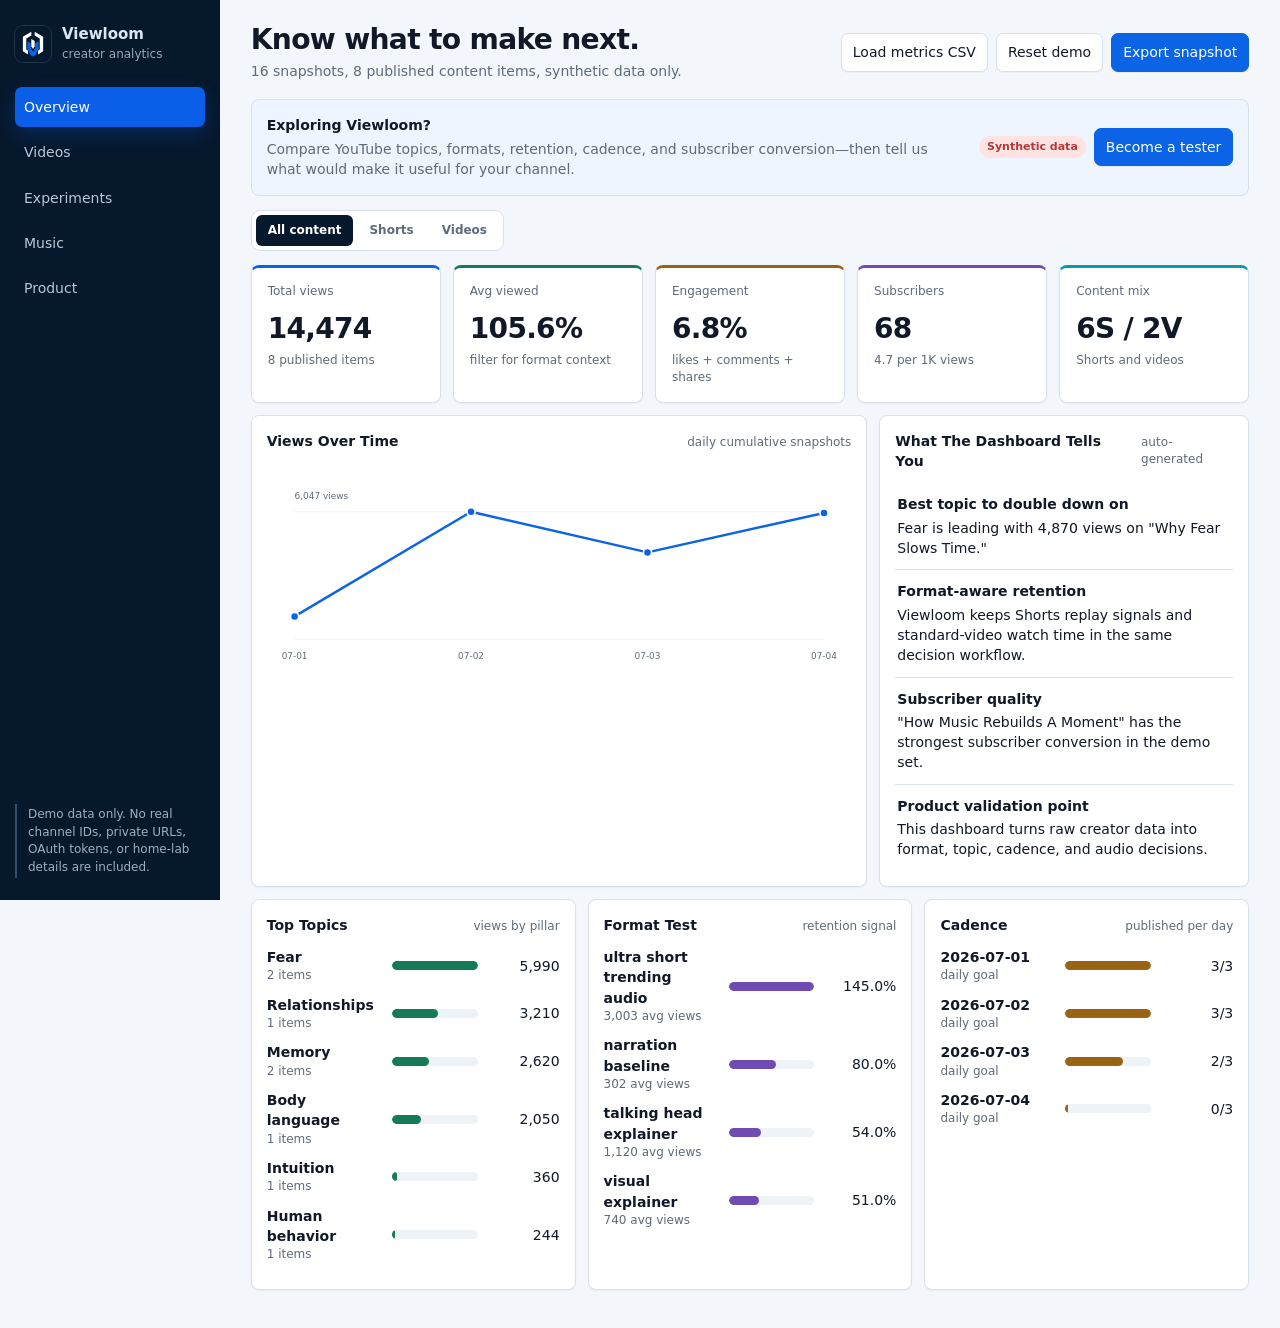
<file: index.html>
<!doctype html>
<html lang="en">
<head>
  <meta charset="utf-8">
  <meta name="viewport" content="width=device-width, initial-scale=1">
  <meta http-equiv="refresh" content="0; url=dashboard/">
  <title>Viewloom — Self-hosted analytics for creators</title>
  <link rel="canonical" href="https://sc0528.github.io/viewloom/dashboard/">
  <link rel="icon" href="assets/viewloom-logo.svg" type="image/svg+xml">
</head>
<body>
  <p>Opening <a href="dashboard/">Viewloom</a>…</p>
</body>
</html>
</file>
